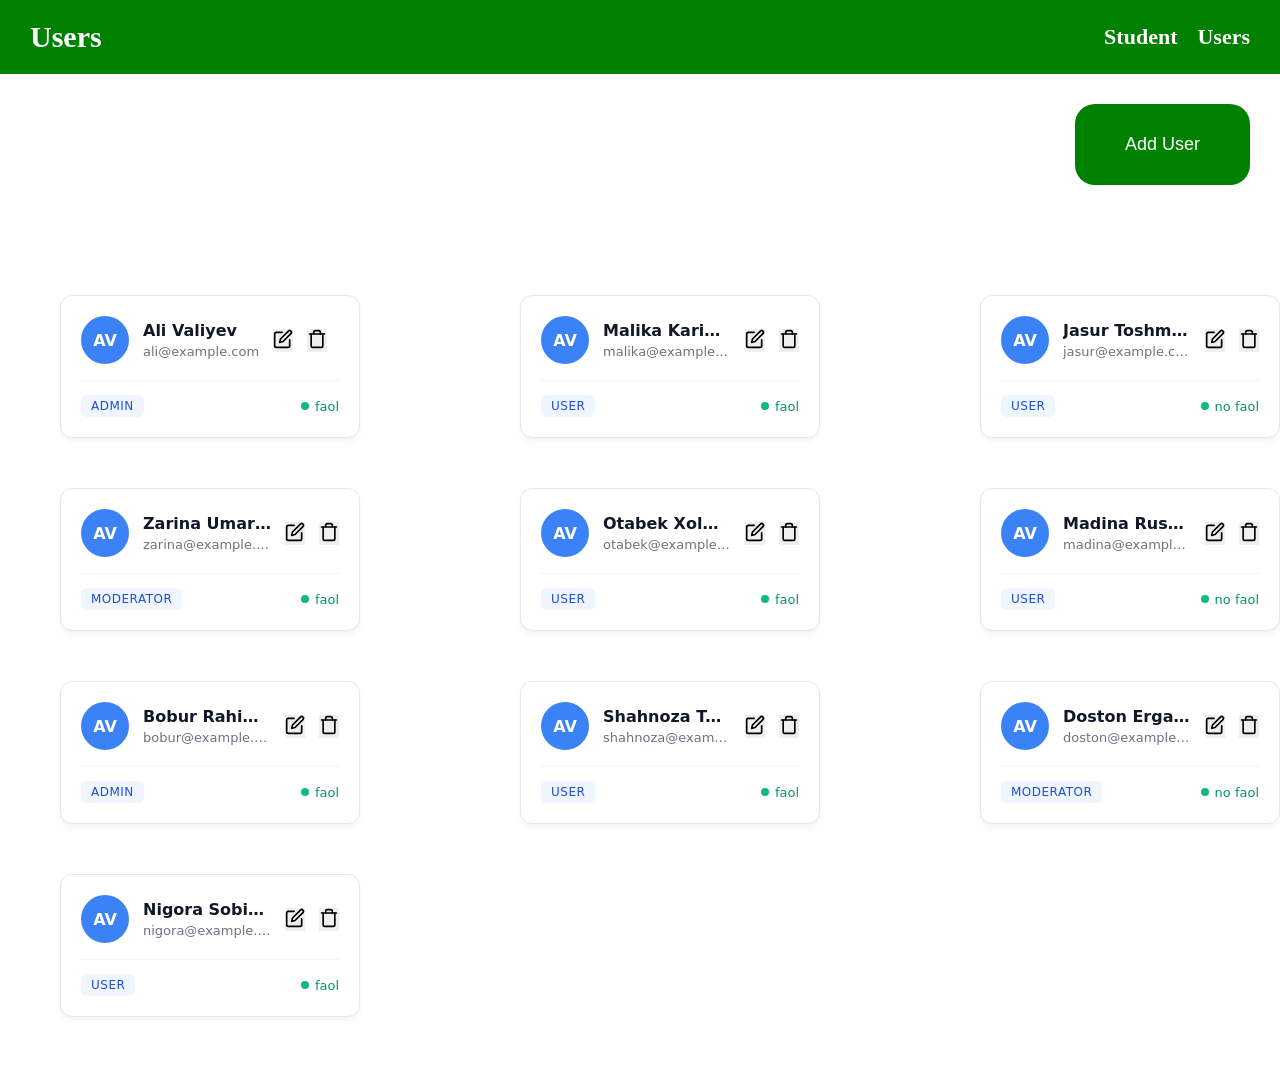
<file: index.html>
<!doctype html>
<html lang="en">
  <head>
    <meta charset="UTF-8" />
    <meta name="viewport" content="width=device-width, initial-scale=1.0" />
    <title>CRUD</title>
    <!-- css -->
    <link rel="stylesheet" href="./css/main.css" />
  </head>
  <body>
    <header>
      <nav class="container">
        <h3 class="logo"><a href="./index.html">Users</a></h3>

        <div class="links">
          <a class="link" href="./student.html">Student</a>
          <a class="link" href="">Users</a>
        </div>
      </nav>
    </header>

    <main>
      <section>
        <div class="container addUser">
          <button class="add-btn">Add User</button>
        </div>
      </section>
      <section class="users-wrapper">
        <div class="container users-container"></div>
      </section>
    </main>
    <div class="modal-overlay modalyopish" id="userModal">
      <div class="modal">
        <div class="modal__header">
          <h2 class="modal__title">Yangi foydalanuvchi qo'shish</h2>
          <button type="button" class="modal__close" aria-label="Yopish">
            &times;
          </button>
        </div>

        <form class="modal__form" id="addUserForm">
          <div class="modal__field">
            <label class="modal__label" for="userName">Ism va familiya</label>
            <input
              class="modal__input"
              type="text"
              id="userName"
              name="name"
              placeholder="Masalan: Ali Valiyev"
              required
            />
          </div>

          <div class="modal__field">
            <label class="modal__label" for="userEmail">Email</label>
            <input
              class="modal__input"
              type="email"
              id="userEmail"
              name="email"
              placeholder="ali@example.com"
              required
            />
          </div>

          <div class="modal__field">
            <label class="modal__label" for="userRole">Rol</label>
            <select class="modal__select" id="userRole" name="role">
              <option value="user">User</option>
              <option value="moderator">Moderator</option>
              <option value="admin">Admin</option>
            </select>
          </div>

          <div class="modal__checkbox-group">
            <input
              class="modal__checkbox"
              type="checkbox"
              id="userIsActive"
              name="isActive"
              checked
            />
            <label class="modal__checkbox-label" for="userIsActive"
              >Faol holatda (isActive)</label
            >
          </div>

          <div class="modal__actions">
            <button type="reset" class="modal__btn modal__btn--reset">
              Tozalash
            </button>
            <button type="submit" class="modal__btn modal__btn--submit">
              Saqlash
            </button>
          </div>
        </form>
      </div>
    </div>

    <script type="module" src="./js/app.js"></script>
  </body>
</html>
</file>
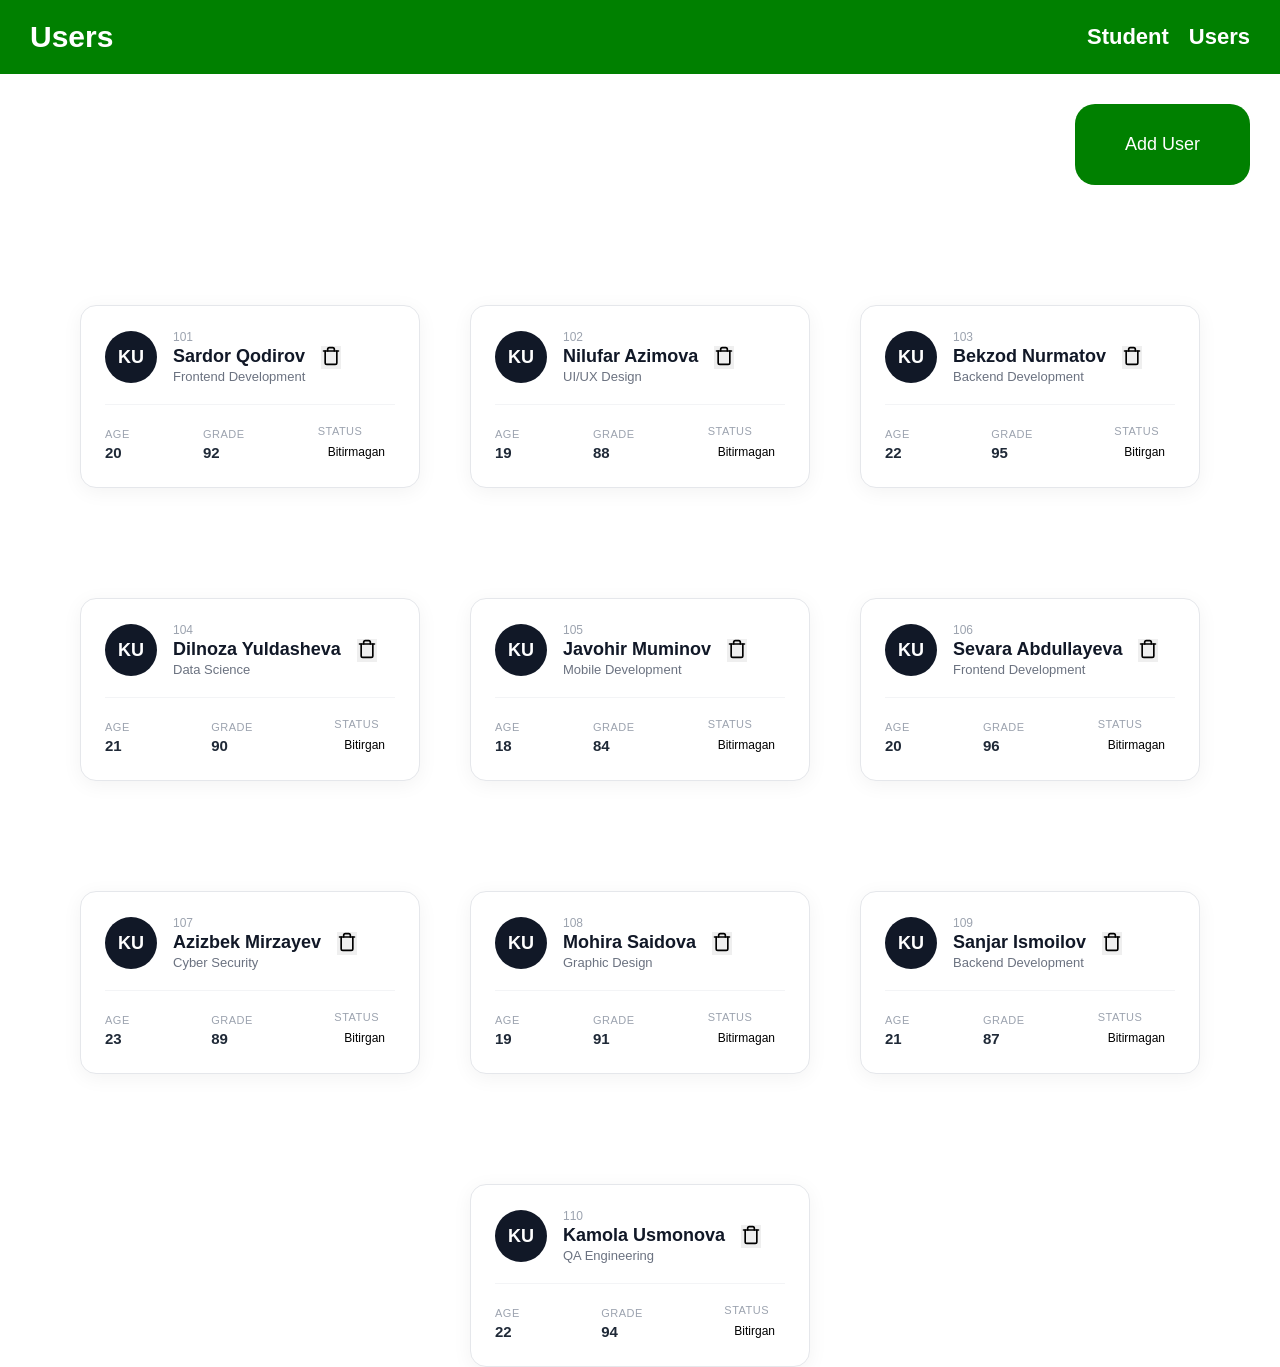
<file: student.html>
<!doctype html>
<html lang="en">
  <head>
    <meta charset="UTF-8" />
    <meta name="viewport" content="width=device-width, initial-scale=1.0" />
    <title>CRUD</title>
    <!-- css -->
    <link rel="stylesheet" href="./css/student.css" />
  </head>
  <body>
    <header>
      <nav class="container">
        <h3 class="logo"><a href="./index.html">Users</a></h3>

        <div class="links">
          <a class="link" href="./student.html">Student</a>
          <a class="link" href="./index.html">Users</a>
        </div>
      </nav>
    </header>

    <main>
      <section>
        <div class="container addUser">
          <button class="add-btn">Add User</button>
        </div>
      </section>
      <section class="users-wrapper">
        <div class="user-card">
          <div class="card-header">
            <div class="avatar">KU</div>
            <div class="user-main">
              <span class="user-id" name="userId">${id}</span>
              <h2 class="user-name" name="userName">${fullName}</h2>
              <p class="user-course" name="userCourse">${course}</p>
            </div>
          </div>

          <div class="card-divider"></div>

          <div class="card-stats">
            <div class="stat-item">
              <span class="stat-label">Age</span>
              <span class="stat-value" name="userAge">${age}</span>
            </div>
            <div class="stat-item">
              <span class="stat-label">Grade</span>
              <span class="stat-value" name="userGrade">${grade}</span>
            </div>
            <div class="stat-item">
              <span class="stat-label">Status</span>
              <span class="badge" name="userStatus"
                >${isGraduated ? `Bitirgan ` : `Bitirmagan`}</span
              >
            </div>
          </div>
        </div>
      </section>
    </main>
    <div id="addUserModal" class="modal-overlay hidden">
      <div class="modal-content">
        <div class="modal-header">
          <h2>Yangi talaba qo'shish</h2>
          <a href="#" class="close-btn" title="Yopish">&times;</a>
        </div>

        <form class="modal-form">
          <!-- fullName -->
          <div class="form-group">
            <label for="fullName">F.I.Sh. (To'liq ism)</label>
            <input
              type="text"
              id="fullName"
              name="fullName"
              placeholder="Masalan: Nilufar Azimova"
              required
            />
          </div>

          <!-- age & grade в одну строку для удобства -->
          <div class="form-row">
            <div class="form-group">
              <label for="age">Yoshi</label>
              <input
                type="number"
                id="age"
                name="age"
                min="10"
                max="100"
                placeholder="19"
                required
              />
            </div>

            <div class="form-group">
              <label for="grade">Bahosi (0-100)</label>
              <input
                type="number"
                id="grade"
                name="grade"
                min="0"
                max="100"
                placeholder="88"
                required
              />
            </div>
          </div>

          <!-- course -->
          <div class="form-group">
            <label for="course">Kurs nomi</label>
            <select id="course" name="course" required>
              <option value="" disabled selected>Kursni tanlang...</option>
              <option value="UI/UX Design">UI/UX Design</option>
              <option value="Frontend Development">Frontend Development</option>
              <option value="Backend Development">Backend Development</option>
              <option value="Mobile Development">Mobile Development</option>
            </select>
          </div>

          <!-- isGraduated -->
          <div class="form-group checkbox-group">
            <input type="checkbox" id="isGraduated" name="isGraduated" />
            <label for="isGraduated">Bitirganmi? (O'qishni tamomlagan)</label>
          </div>

          <!-- Кнопки действий -->
          <div class="modal-footer">
            <a href="#" type="reset" class="btn btn-cancel">Bekor qilish</a>
            <button type="submit" class="btn btn-submit">Saqlash</button>
          </div>
        </form>
      </div>
    </div>
    <script type="module" src="./js/student.js"></script>
  </body>
</html>
</file>
<file: css/main.css>
* {
  margin: 0;
  padding: 0;
  box-sizing: border-box;
}

a {
  text-decoration: none;
}

li {
  list-style: none;
}

input {
  outline: none;
}

button {
  border: none;
}

.container {
  width: 100%;
  max-width: 1240px;
  margin-left: auto;
  margin-right: auto;
  padding-left: 10px;
  padding-right: 10px;
}

header {
  padding: 20px;
  background-color: green;
}

nav {
  display: flex;
  align-items: center;
  justify-content: space-between;

  a {
    color: white;
    font-size: 22px;
    font-weight: 600;
  }
}

.logo a {
  font-size: 30px;
  font-weight: 700;
}

.links {
  display: flex;
  align-items: center;
  gap: 20px;
}

.users-wrapper {
  padding-top: 60px;
}

.user-card {
  width: 300px;
  padding: 20px;
  background-color: #ffffff;
  border: 1px solid #e5e7eb;
  border-radius: 12px;
  box-shadow: 0 4px 6px -1px rgba(0, 0, 0, 0.05);
  font-family:
    system-ui,
    -apple-system,
    sans-serif;
  transition:
    transform 0.2s ease,
    box-shadow 0.2s ease;
}

.user-card:hover {
  transform: translateY(-2px);
  box-shadow: 0 10px 15px -3px rgba(0, 0, 0, 0.1);
}

.user-card__header {
  display: flex;
  align-items: center;
  gap: 14px;
  margin-bottom: 16px;
}

.user-card__avatar {
  width: 48px;
  height: 48px;
  border-radius: 50%;
  background-color: #3b82f6;
  color: #ffffff;
  font-weight: 600;
  font-size: 16px;
  display: flex;
  align-items: center;
  justify-content: center;
  flex-shrink: 0;
}

.user-card__info {
  overflow: hidden;
}

.user-card__name {
  margin: 0 0 4px 0;
  font-size: 16px;
  font-weight: 600;
  color: #111827;
  white-space: nowrap;
  overflow: hidden;
  text-overflow: ellipsis;
}

.user-card__email {
  margin: 0;
  font-size: 13px;
  color: #6b7280;
  white-space: nowrap;
  overflow: hidden;
  text-overflow: ellipsis;
}

.user-card__footer {
  display: flex;
  align-items: center;
  justify-content: space-between;
  padding-top: 14px;
  border-top: 1px solid #f3f4f6;
}

.user-card__role {
  padding: 4px 10px;
  font-size: 12px;
  font-weight: 500;
  text-transform: uppercase;
  letter-spacing: 0.5px;
  background-color: #eff6ff;
  color: #1d4ed8;
  border-radius: 6px;
}

.user-card__status {
  display: flex;
  align-items: center;
  gap: 6px;
  font-size: 13px;
  font-weight: 500;
}

.user-card__status::before {
  content: "";
  width: 8px;
  height: 8px;
  border-radius: 50%;
}

.user-card__status--active {
  color: #059669;
}

.user-card__status--active::before {
  background-color: #10b981;
}

.user-card__status--inactive {
  color: #dc2626;
}

.user-card__status--inactive::before {
  background-color: #ef4444;
}
.users-container {
  margin: 50px;
  display: flex;
  flex-wrap: wrap;
  justify-content: space-between;
  gap: 50px;
}
.add-btn {
  padding: 30px 50px;
  border-radius: 20px;
  background-color: green;
  color: white;
  font-size: 18px;
}
.addUser {
  margin-top: 30px;
  flex-grow: 1;
  display: flex;
  flex-direction: row-reverse;
}

.modal-overlay {
  position: fixed;
  inset: 0;
  background-color: rgba(17, 24, 39, 0.5);
  backdrop-filter: blur(2px);
  display: flex;
  align-items: center;
  justify-content: center;
  padding: 16px;
  z-index: 1000;
  font-family:
    system-ui,
    -apple-system,
    sans-serif;
}

.modal {
  width: 100%;
  max-width: 420px;
  background-color: #ffffff;
  border-radius: 14px;
  box-shadow:
    0 20px 25px -5px rgba(0, 0, 0, 0.1),
    0 8px 10px -6px rgba(0, 0, 0, 0.1);
  overflow: hidden;
  animation: modalFadeIn 0.2s ease-out;
}

@keyframes modalFadeIn {
  from {
    opacity: 0;
    transform: scale(0.95);
  }
  to {
    opacity: 1;
    transform: scale(1);
  }
}

.modal__header {
  display: flex;
  align-items: center;
  justify-content: space-between;
  padding: 18px 24px;
  border-bottom: 1px solid #f3f4f6;
}

.modal__title {
  margin: 0;
  font-size: 18px;
  font-weight: 600;
  color: #111827;
}

.modal__close {
  background: none;
  border: none;
  font-size: 24px;
  line-height: 1;
  color: #9ca3af;
  cursor: pointer;
  padding: 0;
  transition: color 0.15s ease;
}

.modal__close:hover {
  color: #111827;
}

.modal__form {
  padding: 20px 24px 24px;
  display: flex;
  flex-direction: column;
  gap: 16px;
}

.modal__field {
  display: flex;
  flex-direction: column;
  gap: 6px;
}

.modal__label {
  font-size: 14px;
  font-weight: 500;
  color: #374151;
}

.modal__input,
.modal__select {
  width: 100%;
  padding: 10px 12px;
  font-size: 14px;
  color: #111827;
  background-color: #ffffff;
  border: 1px solid #d1d5db;
  border-radius: 8px;
  box-sizing: border-box;
  outline: none;
  transition:
    border-color 0.15s ease,
    box-shadow 0.15s ease;
}

.modal__input:focus,
.modal__select:focus {
  border-color: #3b82f6;
  box-shadow: 0 0 0 3px rgba(59, 130, 246, 0.15);
}

.modal__checkbox-group {
  display: flex;
  align-items: center;
  gap: 8px;
  margin-top: 2px;
}

.modal__checkbox {
  width: 16px;
  height: 16px;
  accent-color: #3b82f6;
  cursor: pointer;
}

.modal__checkbox-label {
  font-size: 14px;
  color: #374151;
  cursor: pointer;
  user-select: none;
}

.modal__actions {
  display: flex;
  justify-content: flex-end;
  gap: 10px;
  margin-top: 8px;
  padding-top: 16px;
  border-top: 1px solid #f3f4f6;
}

.modal__btn {
  padding: 10px 18px;
  font-size: 14px;
  font-weight: 500;
  border-radius: 8px;
  cursor: pointer;
  transition:
    background-color 0.15s ease,
    border-color 0.15s ease;
}

.modal__btn--reset {
  background-color: #ffffff;
  color: #374151;
  border: 1px solid #d1d5db;
}

.modal__btn--reset:hover {
  background-color: #f9fafb;
}

.modal__btn--submit {
  background-color: #3b82f6;
  color: #ffffff;
  border: 1px solid #3b82f6;
}

.modal__btn--submit:hover {
  background-color: #2563eb;
  border-color: #2563eb;
}
.modalyopish {
  display: none;
}
</file>
<file: css/student.css>
* {
  margin: 0;
  padding: 0;
  box-sizing: border-box;
}

a {
  text-decoration: none;
}

li {
  list-style: none;
}

input {
  outline: none;
}

button {
  border: none;
}

.container {
  width: 100%;
  max-width: 1240px;
  margin-left: auto;
  margin-right: auto;
  padding-left: 10px;
  padding-right: 10px;
}

header {
  padding: 20px;
  background-color: green;
}

nav {
  display: flex;
  align-items: center;
  justify-content: space-between;

  a {
    color: white;
    font-size: 22px;
    font-weight: 600;
  }
}

.logo a {
  font-size: 30px;
  font-weight: 700;
}

.links {
  display: flex;
  align-items: center;
  gap: 20px;
}

.users-wrapper {
  padding-top: 60px;
}

.add-btn {
  padding: 30px 50px;
  border-radius: 20px;
  background-color: green;
  color: white;
  font-size: 18px;
}
.addUser {
  margin-top: 30px;
  flex-grow: 1;
  display: flex;
  flex-direction: row-reverse;
}

.user-card {
  background: #ffffff;
  width: 340px;
  box-sizing: border-box;
  border-radius: 16px;
  padding: 24px;
  box-shadow: 0 4px 20px rgba(0, 0, 0, 0.05);
  border: 1px solid #e5e7eb;
  transition:
    transform 0.2s ease,
    box-shadow 0.2s ease;
}

.user-card:hover {
  transform: translateY(-2px);
  box-shadow: 0 8px 25px rgba(0, 0, 0, 0.08);
}

.card-header {
  display: flex;
  align-items: center;
  gap: 16px;
}

.avatar {
  width: 52px;
  height: 52px;
  border-radius: 50%;
  background-color: #111827;
  color: #ffffff;
  display: flex;
  align-items: center;
  justify-content: center;
  font-weight: 600;
  font-size: 18px;
  flex-shrink: 0;
}

.user-main {
  display: flex;
  flex-direction: column;
}

.user-id {
  font-size: 12px;
  color: #9ca3af;
  font-weight: 500;
}

.user-name {
  font-size: 18px;
  font-weight: 600;
  color: #111827;
  margin: 2px 0;
}

.user-course {
  font-size: 13px;
  color: #6b7280;
}

.card-divider {
  height: 1px;
  background-color: #f3f4f6;
  margin: 20px 0;
}

.card-stats {
  display: flex;
  justify-content: space-between;
  align-items: center;
}

.stat-item {
  display: flex;
  flex-direction: column;
  gap: 4px;
}

.stat-label {
  font-size: 11px;
  text-transform: uppercase;
  letter-spacing: 0.5px;
  color: #9ca3af;
}

.stat-value {
  font-size: 15px;
  font-weight: 600;
  color: #1f2937;
}

.badge {
  font-size: 12px;
  font-weight: 500;
  padding: 4px 10px;
  border-radius: 20px;
}

.badge.graduated {
  background-color: #ecfdf5;
  color: #059669;
}

.badge.studying {
  background-color: #eff6ff;
  color: #2563eb;
}
.users-wrapper {
  display: flex;
  flex-wrap: wrap;
  gap: 50px;
  justify-content: center;
}

* {
  box-sizing: border-box;
  margin: 0;
  padding: 0;
  font-family:
    -apple-system, BlinkMacSystemFont, "Segoe UI", Roboto, sans-serif;
}

/* Затемненный фон модального окна */
.modal-overlay {
  position: fixed;
  top: 0;
  left: 0;
  width: 100%;
  height: 100%;
  background: rgba(17, 24, 39, 0.6);
  backdrop-filter: blur(3px);
  display: flex;
  justify-content: center;
  align-items: center;
  transition: all 0.25s ease;
  z-index: 1000;
}
.hidden {
  display: none;
}

/* Контейнер модального окна */
.modal-content {
  background: #ffffff;
  width: 100%;
  max-width: 440px;
  border-radius: 12px;
  padding: 24px;
  box-shadow: 0 20px 25px -5px rgba(0, 0, 0, 0.1);
  transform: translateY(-15px);
  transition: transform 0.25s ease;
}

.modal-overlay:target .modal-content {
  transform: translateY(0);
}

/* Шапка модалки */
.modal-header {
  display: flex;
  justify-content: space-between;
  align-items: center;
  margin-bottom: 20px;
  padding-bottom: 12px;
  border-bottom: 1px solid #e5e7eb;
}

.modal-header h2 {
  font-size: 1.25rem;
  color: #111827;
}

.close-btn {
  text-decoration: none;
  font-size: 1.5rem;
  color: #6b7280;
  line-height: 1;
  transition: color 0.2s;
}

.close-btn:hover {
  color: #111827;
}

/* Поля формы */
.form-group {
  margin-bottom: 16px;
  display: flex;
  flex-direction: column;
}

.form-row {
  display: flex;
  gap: 12px;
}

.form-row .form-group {
  flex: 1;
}

label {
  font-size: 0.875rem;
  font-weight: 500;
  color: #374151;
  margin-bottom: 6px;
}

input[type="text"],
input[type="number"],
select {
  padding: 10px 12px;
  border: 1px solid #d1d5db;
  border-radius: 8px;
  font-size: 0.95rem;
  color: #111827;
  outline: none;
  transition:
    border-color 0.2s,
    box-shadow 0.2s;
}

input:focus,
select:focus {
  border-color: #2563eb;
  box-shadow: 0 0 0 3px rgba(37, 99, 235, 0.15);
}

/* Чекбокс */
.checkbox-group {
  flex-direction: row;
  align-items: center;
  gap: 10px;
  margin-top: 8px;
}

.checkbox-group input[type="checkbox"] {
  width: 18px;
  height: 18px;
  accent-color: #2563eb;
  cursor: pointer;
}

.checkbox-group label {
  margin-bottom: 0;
  cursor: pointer;
}

/* Подвал с кнопками */
.modal-footer {
  display: flex;
  justify-content: flex-end;
  gap: 10px;
  margin-top: 24px;
  padding-top: 16px;
  border-top: 1px solid #e5e7eb;
}

.btn {
  padding: 10px 18px;
  border-radius: 8px;
  font-size: 0.9rem;
  font-weight: 500;
  cursor: pointer;
  text-decoration: none;
  border: none;
  transition: background 0.2s;
}

.btn-cancel {
  background-color: #f3f4f6;
  color: #374151;
}

.btn-cancel:hover {
  background-color: #e5e7eb;
}

.btn-submit {
  background-color: #2563eb;
  color: #ffffff;
}

.btn-submit:hover {
  background-color: #1d4ed8;
}
</file>
